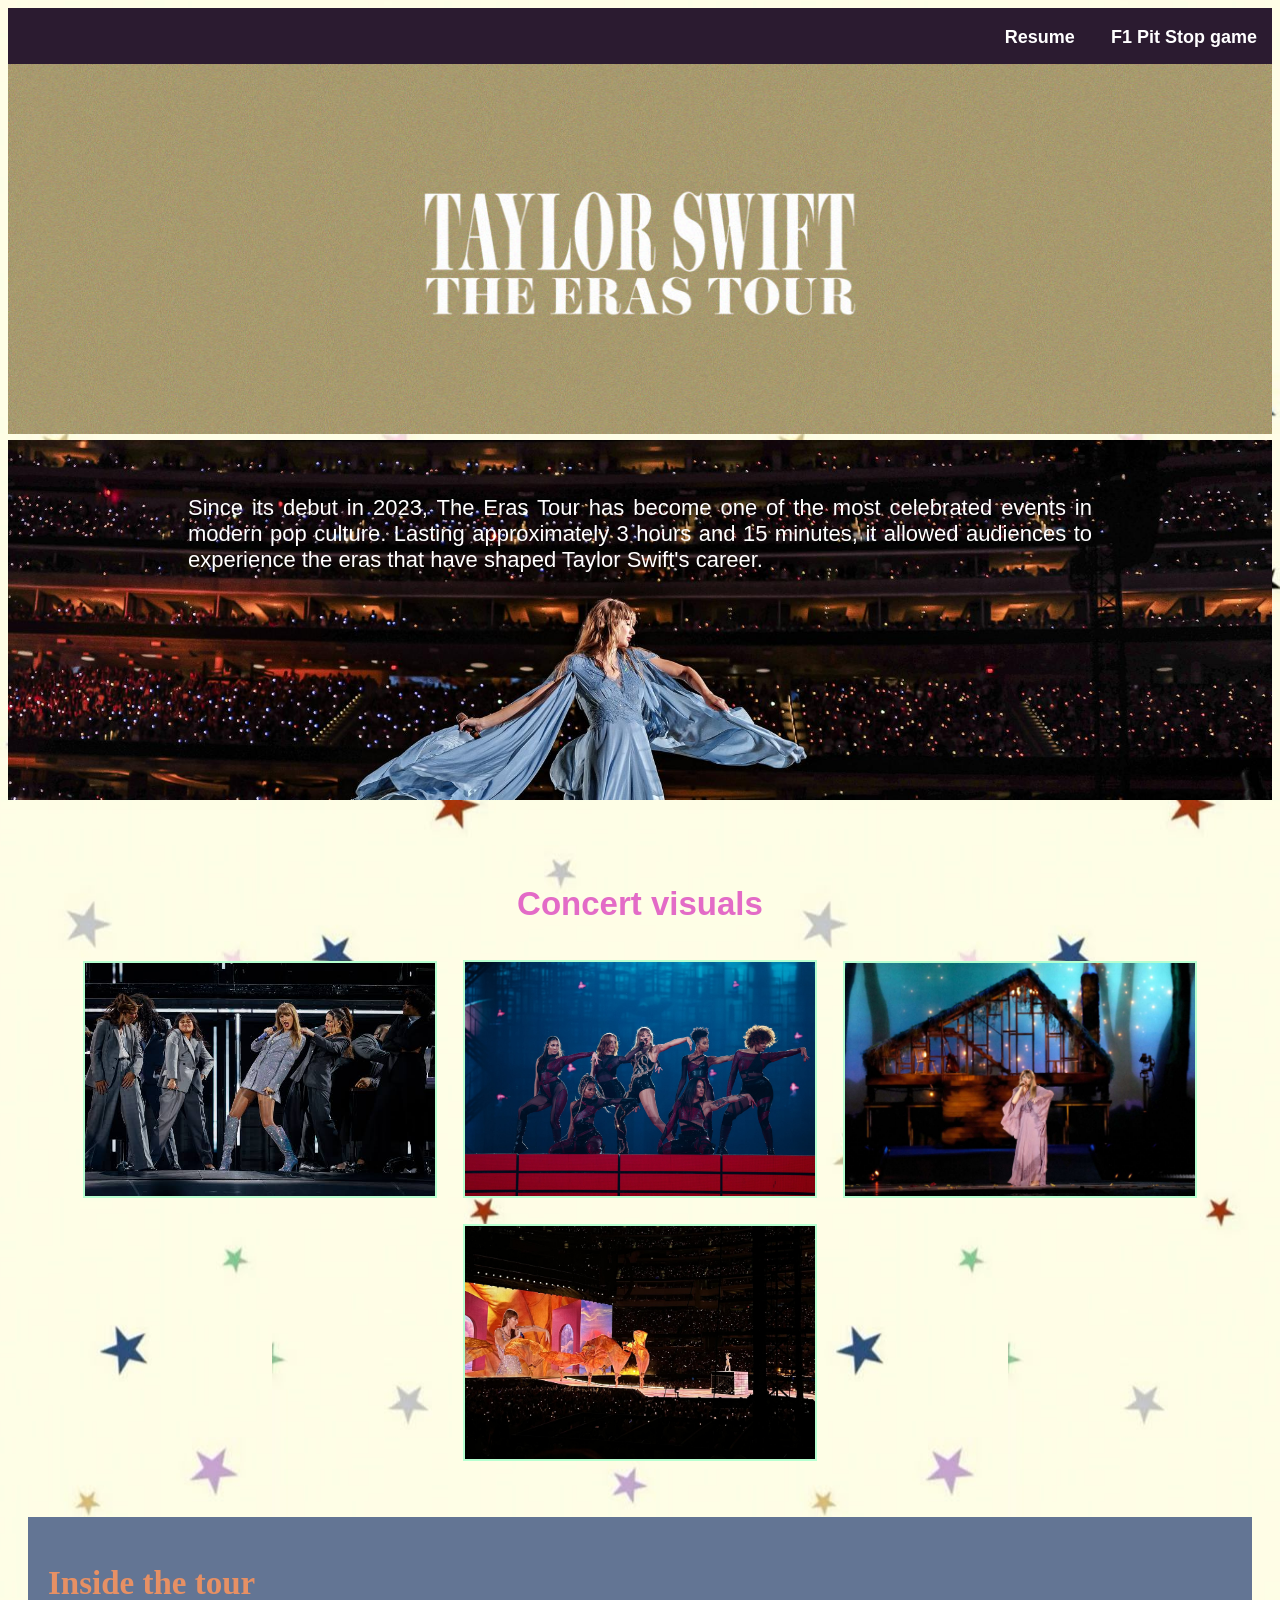
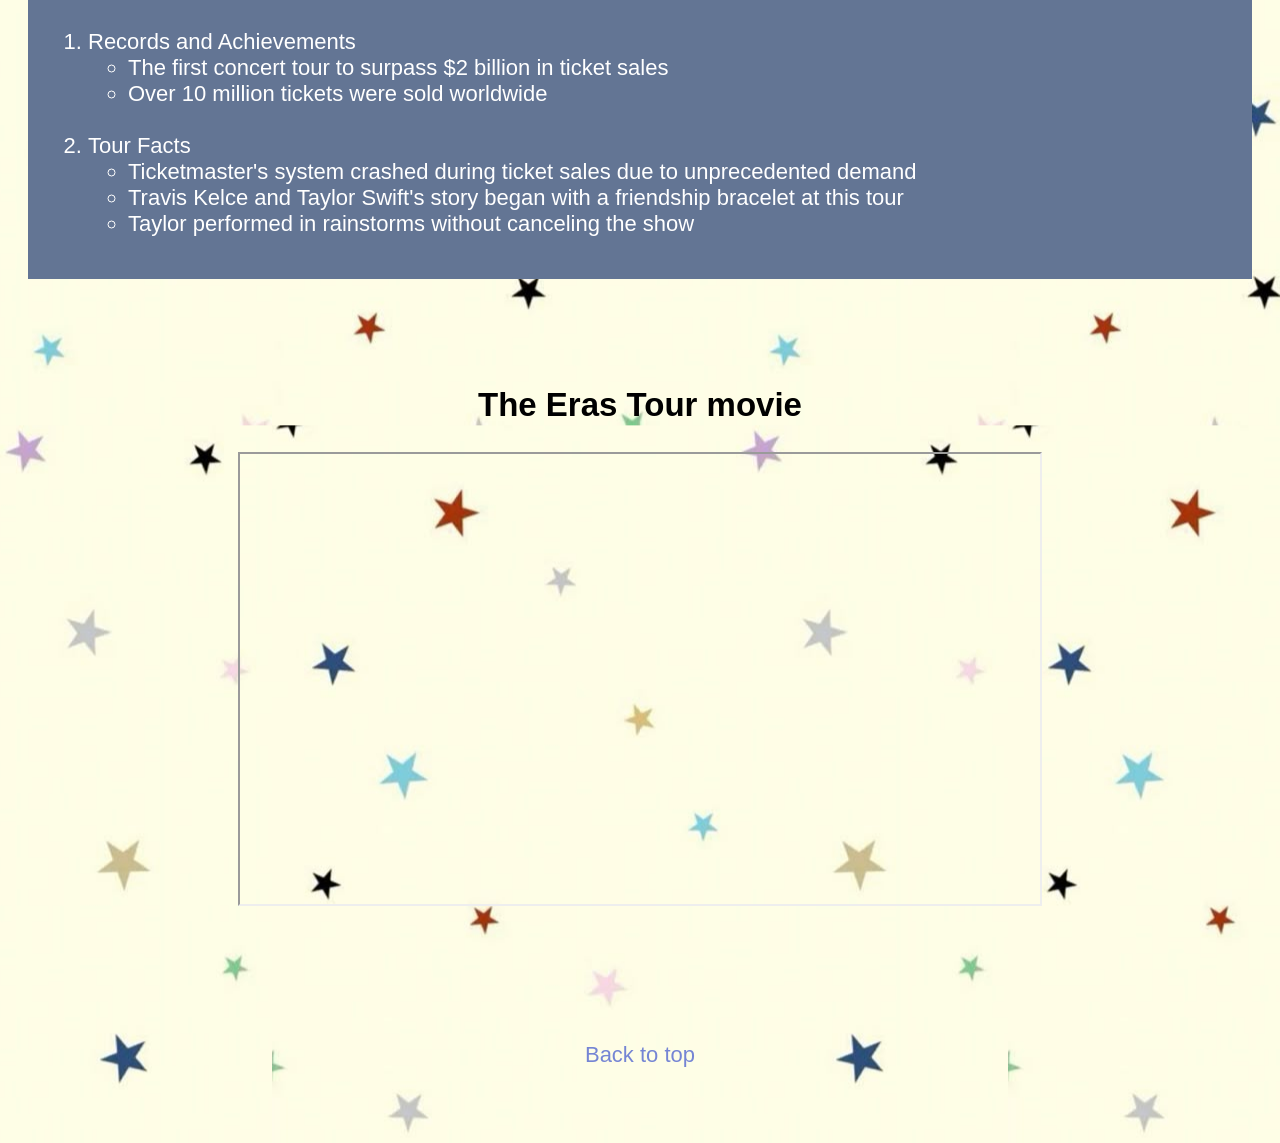
<file: index.html>
<!DOCTYPE html>
<html>
<head>
    <title>The Eras Tour</title>
    <link rel="stylesheet" href="css/scratch.css">
</head>

<body id="top">

    <div class="nav">
        <a href="html/resume.html">Resume</a> 
        <a href="html/app.html">F1 Pit Stop game</a>
    </div>

    <div class="header">
        <img src="assets/title.jpg" alt="The Eras Tour">
    </div>

    <div class="concept">
        <p class="justify">
        Since its debut in 2023, The Eras Tour has become one of the most celebrated events in modern pop culture. 
        Lasting approximately 3 hours and 15 minutes, it allowed audiences to experience the eras that have shaped Taylor Swift's career.
    </p>

    </div>

    <div class="gallery">

        <h2 class="visualsTitle">Concert visuals</h2>
        <img src="assets/Dancers.jpg" alt="Dancers" class="smallImg">
        <img src="assets/Rep.jpg" alt="Rep" class="smallImg">
        <img src="assets/House.jpg" alt="House" class="smallImg">
        <img src="assets/Open.jpg" alt="Vis" class="smallImg">
    </div>

   <div class="content">
    <h2 class="tourTitle">Inside the tour</h2>

    <ol>
        <li>Records and Achievements
            <ul>
                <li>The first concert tour to surpass $2 billion in ticket sales</li>
                <li>Over 10 million tickets were sold worldwide</li>
            </ul>
        </li>
        <br>
        <li>Tour Facts
            <ul>
                <li>Ticketmaster's system crashed during ticket sales due to unprecedented demand</li>
                <li>Travis Kelce and Taylor Swift's story began with a friendship bracelet at this tour</li>
                <li>Taylor performed in rainstorms without canceling the show</li>
            </ul>
        </li>
    </ol>

    </div>

    <div class="videoSection">
 <h2 class="movieTitle">The Eras Tour movie</h2>

    <iframe width="800" height="450"
    src="https://www.youtube.com/embed/5UBl0rLEl0w"
    allowfullscreen>
    </iframe>

</div>

    <div class="tableauSection" id="tableau">
    <div class="tableauBox">

        <div class='tableauPlaceholder' id='viz1781376276561' style='position: relative'>
    <noscript>
        <a href='#'>
            <img alt='Tour Overview!'
            src='https://public.tableau.com/static/images/Ta/TaylorSwift-TheErasTourDashboard/TourOverview/1_rss.png'
            style='border: none' />
        </a>
    </noscript>

    <object class='tableauViz' style='display:none;'>
        <param name='host_url' value='https%3A%2F%2Fpublic.tableau.com%2F' />
        <param name='embed_code_version' value='3' />
        <param name='site_root' value='' />
        <param name='name' value='TaylorSwift-TheErasTourDashboard/TourOverview' />
        <param name='tabs' value='no' />
        <param name='toolbar' value='yes' />
        <param name='static_image' value='https://public.tableau.com/static/images/Ta/TaylorSwift-TheErasTourDashboard/TourOverview/1.png' />
        <param name='animate_transition' value='yes' />
        <param name='display_static_image' value='yes' />
        <param name='display_spinner' value='yes' />
        <param name='display_overlay' value='yes' />
        <param name='display_count' value='yes' />
        <param name='language' value='es-ES' />
    </object>
</div>

<script type='text/javascript'>
    var divElement = document.getElementById('viz1781376276561');
    var vizElement = divElement.getElementsByTagName('object')[0];

    vizElement.style.width = '100%';
    vizElement.style.height = '1000px';

    var scriptElement = document.createElement('script');
    scriptElement.src = 'https://public.tableau.com/javascripts/api/viz_v1.js';

    vizElement.parentNode.insertBefore(scriptElement, vizElement);
</script>
        
    </div>

    <div class="footer">
        <a href="#top">Back to top</a>
    </div>

</body>
</html>
</file>
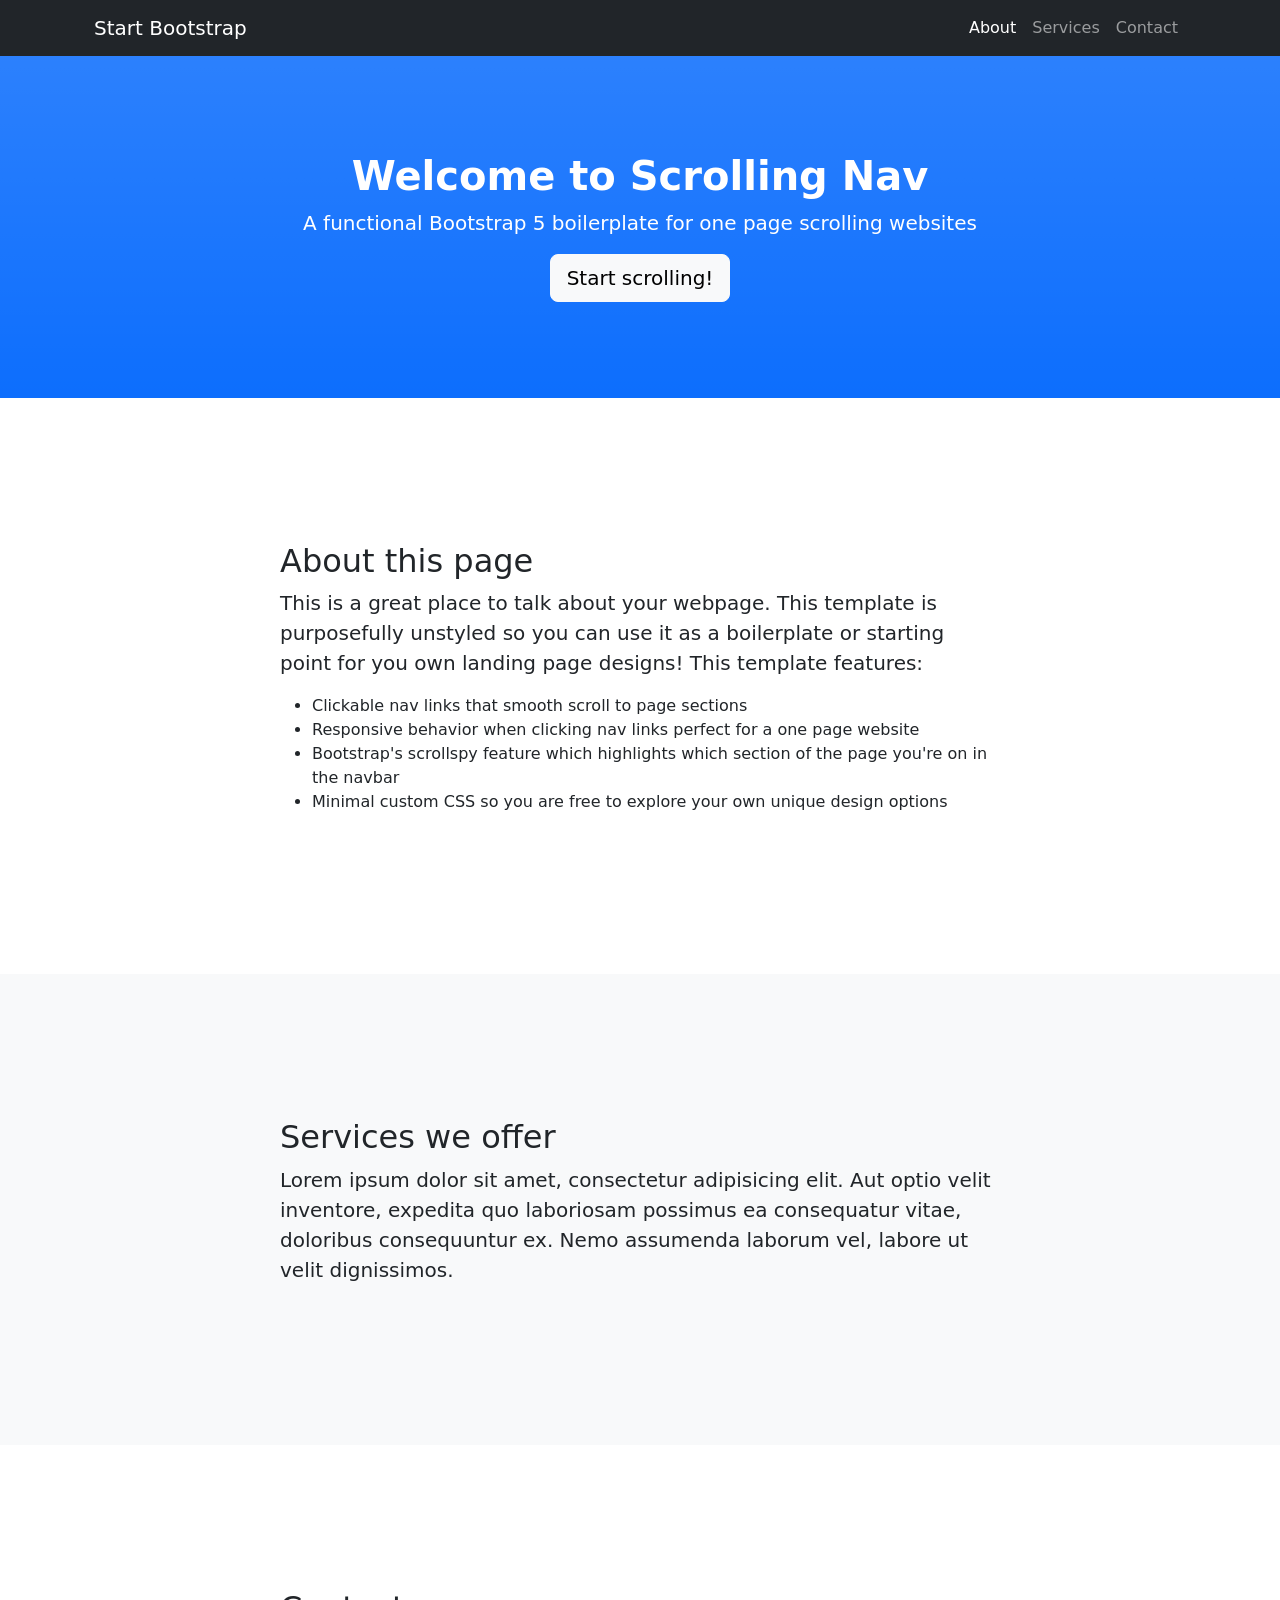
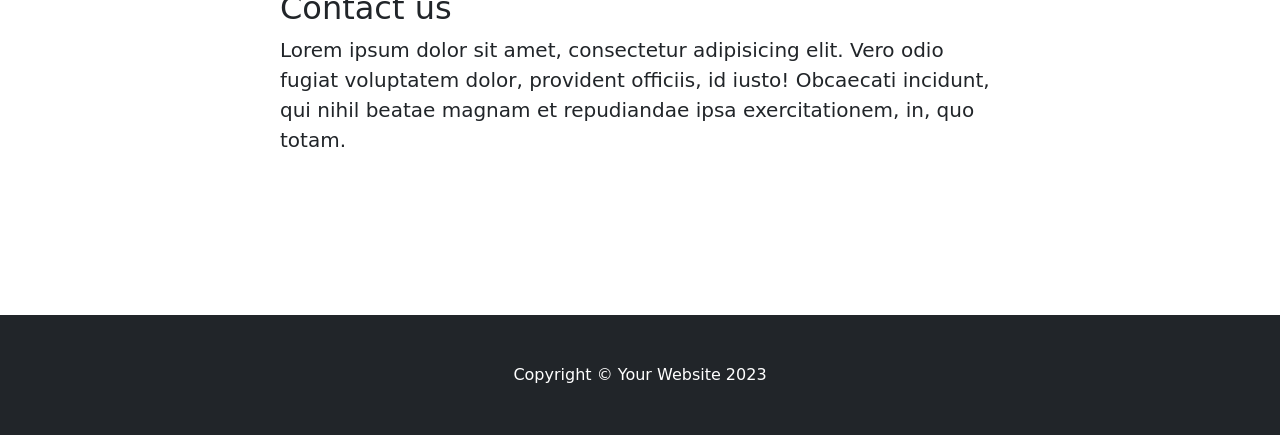
<file: startbootstrap-scrolling-nav-gh-pages/startbootstrap-scrolling-nav-gh-pages/index.html>
<!DOCTYPE html>
<html lang="en">
    <head>
        <meta charset="utf-8" />
        <meta name="viewport" content="width=device-width, initial-scale=1, shrink-to-fit=no" />
        <meta name="description" content="" />
        <meta name="author" content="" />
        <title>Scrolling Nav - Start Bootstrap Template</title>
        <link rel="icon" type="image/x-icon" href="assets/favicon.ico" />
        <!-- Core theme CSS (includes Bootstrap)-->
        <link href="css/styles.css" rel="stylesheet" />
    </head>
    <body id="page-top">
        <!-- Navigation-->
        <nav class="navbar navbar-expand-lg navbar-dark bg-dark fixed-top" id="mainNav">
            <div class="container px-4">
                <a class="navbar-brand" href="#page-top">Start Bootstrap</a>
                <button class="navbar-toggler" type="button" data-bs-toggle="collapse" data-bs-target="#navbarResponsive" aria-controls="navbarResponsive" aria-expanded="false" aria-label="Toggle navigation"><span class="navbar-toggler-icon"></span></button>
                <div class="collapse navbar-collapse" id="navbarResponsive">
                    <ul class="navbar-nav ms-auto">
                        <li class="nav-item"><a class="nav-link" href="#about">About</a></li>
                        <li class="nav-item"><a class="nav-link" href="#services">Services</a></li>
                        <li class="nav-item"><a class="nav-link" href="#contact">Contact</a></li>
                    </ul>
                </div>
            </div>
        </nav>
        <!-- Header-->
        <header class="bg-primary bg-gradient text-white">
            <div class="container px-4 text-center">
                <h1 class="fw-bolder">Welcome to Scrolling Nav</h1>
                <p class="lead">A functional Bootstrap 5 boilerplate for one page scrolling websites</p>
                <a class="btn btn-lg btn-light" href="#about">Start scrolling!</a>
            </div>
        </header>
        <!-- About section-->
        <section id="about">
            <div class="container px-4">
                <div class="row gx-4 justify-content-center">
                    <div class="col-lg-8">
                        <h2>About this page</h2>
                        <p class="lead">This is a great place to talk about your webpage. This template is purposefully unstyled so you can use it as a boilerplate or starting point for you own landing page designs! This template features:</p>
                        <ul>
                            <li>Clickable nav links that smooth scroll to page sections</li>
                            <li>Responsive behavior when clicking nav links perfect for a one page website</li>
                            <li>Bootstrap's scrollspy feature which highlights which section of the page you're on in the navbar</li>
                            <li>Minimal custom CSS so you are free to explore your own unique design options</li>
                        </ul>
                    </div>
                </div>
            </div>
        </section>
        <!-- Services section-->
        <section class="bg-light" id="services">
            <div class="container px-4">
                <div class="row gx-4 justify-content-center">
                    <div class="col-lg-8">
                        <h2>Services we offer</h2>
                        <p class="lead">Lorem ipsum dolor sit amet, consectetur adipisicing elit. Aut optio velit inventore, expedita quo laboriosam possimus ea consequatur vitae, doloribus consequuntur ex. Nemo assumenda laborum vel, labore ut velit dignissimos.</p>
                    </div>
                </div>
            </div>
        </section>
        <!-- Contact section-->
        <section id="contact">
            <div class="container px-4">
                <div class="row gx-4 justify-content-center">
                    <div class="col-lg-8">
                        <h2>Contact us</h2>
                        <p class="lead">Lorem ipsum dolor sit amet, consectetur adipisicing elit. Vero odio fugiat voluptatem dolor, provident officiis, id iusto! Obcaecati incidunt, qui nihil beatae magnam et repudiandae ipsa exercitationem, in, quo totam.</p>
                    </div>
                </div>
            </div>
        </section>
        <!-- Footer-->
        <footer class="py-5 bg-dark">
            <div class="container px-4"><p class="m-0 text-center text-white">Copyright &copy; Your Website 2023</p></div>
        </footer>
        <!-- Bootstrap core JS-->
        <script src="https://cdn.jsdelivr.net/npm/bootstrap@5.2.3/dist/js/bootstrap.bundle.min.js"></script>
        <!-- Core theme JS-->
        <script src="js/scripts.js"></script>
    </body>
</html>
</file>
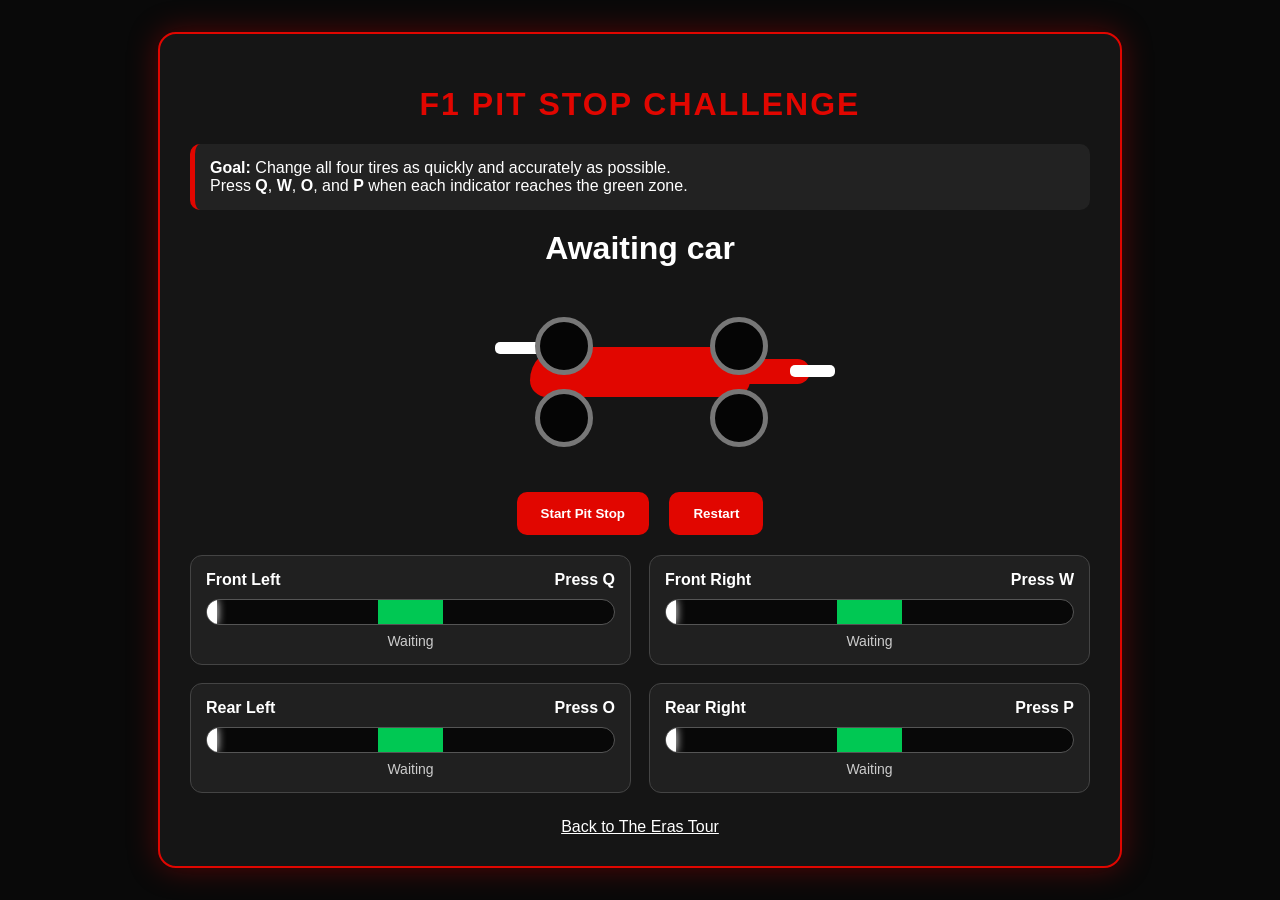
<file: html/app.html>
<!DOCTYPE html>
<html lang="en">
<head>
    <meta charset="UTF-8">
    <meta name="viewport" content="width=device-width, initial-scale=1.0">
    <title>F1 Pit Stop Challenge</title>

    <style>
        body {
            margin: 0;
            min-height: 100vh;
            background: #090909;
            color: white;
            font-family: Arial, sans-serif;
            display: flex;
            justify-content: center;
            align-items: center;
        }

        .gameCard {
            width: 90%;
            max-width: 900px;
            background: #151515;
            border: 2px solid #e10600;
            border-radius: 18px;
            padding: 30px;
            box-shadow: 0 0 30px rgba(225, 6, 0, 0.35);
            text-align: center;
        }

        h1 {
            color: #e10600;
            letter-spacing: 2px;
        }

        .instructions {
            background: #222;
            border-left: 5px solid #e10600;
            padding: 15px;
            margin: 20px 0;
            text-align: left;
            border-radius: 10px;
        }

        .car {
            position: relative;
            width: 360px;
            height: 150px;
            margin: 30px auto;
        }

        .carBody {
            position: absolute;
            top: 50px;
            left: 70px;
            width: 220px;
            height: 50px;
            background: #e10600;
            border-radius: 40px 40px 20px 20px;
        }

        .carNose {
            position: absolute;
            top: 62px;
            left: 280px;
            width: 70px;
            height: 25px;
            background: #e10600;
            border-radius: 0 30px 30px 0;
        }

        .wing {
            position: absolute;
            background: white;
            height: 12px;
            border-radius: 5px;
        }

        .frontWing {
            top: 68px;
            left: 330px;
            width: 45px;
        }

        .rearWing {
            top: 45px;
            left: 35px;
            width: 55px;
        }

        .tire {
            position: absolute;
            width: 48px;
            height: 48px;
            background: #050505;
            border: 5px solid #777;
            border-radius: 50%;
        }

        .frontLeft { top: 20px; left: 250px; }
        .frontRight { top: 92px; left: 250px; }
        .rearLeft { top: 20px; left: 75px; }
        .rearRight { top: 92px; left: 75px; }

        .pitGrid {
            display: grid;
            grid-template-columns: 1fr 1fr;
            gap: 18px;
            margin-top: 20px;
        }

        .module {
            background: #202020;
            padding: 15px;
            border-radius: 12px;
            border: 1px solid #444;
        }

        .moduleHeader {
            display: flex;
            justify-content: space-between;
            margin-bottom: 10px;
            font-weight: bold;
        }

        .bar {
            position: relative;
            height: 24px;
            background: #080808;
            border-radius: 20px;
            overflow: hidden;
            border: 1px solid #555;
        }

        .greenZone {
            position: absolute;
            left: 42%;
            width: 16%;
            height: 100%;
            background: #00c853;
        }

        .indicator {
            position: absolute;
            left: 0%;
            width: 10px;
            height: 100%;
            background: white;
            box-shadow: 0 0 10px white;
        }

        .status {
            margin-top: 8px;
            font-size: 14px;
            color: #ccc;
        }

        button {
            background: #e10600;
            color: white;
            border: none;
            padding: 14px 24px;
            border-radius: 10px;
            font-weight: bold;
            cursor: pointer;
            margin: 15px 8px 0;
        }

        button:hover {
            background: #ff2a23;
            transform: scale(1.04);
        }

        a {
            display: block;
            margin-top: 25px;
            color: white;
        }

        @media (max-width: 700px) {
            .pitGrid {
                grid-template-columns: 1fr;
            }

            .car {
                transform: scale(0.85);
            }
        }
        .tireChanged {
        border-color: #00c853;
        box-shadow: 0 0 18px #00c853;
        }

        .tireMissed {
        border-color: #e10600;
        box-shadow: 0 0 18px #e10600;
        }
    </style>
</head>

<body>

    <div class="gameCard">
         <h1>F1 PIT STOP CHALLENGE</h1>

    <div class="instructions">
        <strong>Goal:</strong> Change all four tires as quickly and accurately as possible.<br>
        Press <strong>Q</strong>, <strong>W</strong>, <strong>O</strong>, and <strong>P</strong>
        when each indicator reaches the green zone.
    </div>

        <div id="countdown" style="
            font-size:32px;
            font-weight:bold;
            color:white;
            margin:20px 0;
            text-align:center;
    ">
            Awaiting car
        </div>
        <div class="car">
            <div class="rearWing wing"></div>
            <div class="carBody"></div>
            <div class="carNose"></div>
            <div class="frontWing wing"></div>

            <div class="tire frontLeft" id="tire0"></div>
            <div class="tire frontRight" id="tire1"></div>
            <div class="tire rearLeft" id="tire2"></div>
            <div class="tire rearRight" id="tire3"></div>
        </div>

         <button onclick="startCountdown()">Start Pit Stop</button>
         <button onclick="window.location.reload()">Restart</button>

        <div class="pitGrid">
            <div class="module">
                <div class="moduleHeader">
                    <span>Front Left</span>
                    <span>Press Q</span>
                </div>
                <div class="bar">
                    <div class="greenZone"></div>
                    <div class="indicator"></div>
                </div>
                <div class="status">Waiting</div>
            </div>

            <div class="module">
                <div class="moduleHeader">
                    <span>Front Right</span>
                    <span>Press W</span>
                </div>
                <div class="bar">
                    <div class="greenZone"></div>
                    <div class="indicator"></div>
                </div>
                <div class="status">Waiting</div>
            </div>

            <div class="module">
                <div class="moduleHeader">
                    <span>Rear Left</span>
                    <span>Press O</span>
                </div>
                <div class="bar">
                    <div class="greenZone"></div>
                    <div class="indicator"></div>
                </div>
                <div class="status">Waiting</div>
            </div>

            <div class="module">
                <div class="moduleHeader">
                    <span>Rear Right</span>
                    <span>Press P</span>
                </div>
                <div class="bar">
                    <div class="greenZone"></div>
                    <div class="indicator"></div>
                </div>
                <div class="status">Waiting</div>
            </div>
        </div>

        <a href="../index.html">Back to The Eras Tour</a>
    </div>
   <script>
    let gameActive = false;
    let completedTires = 0;
    let animation;

    const tires = {
        q: { id: 0, position: 0, direction: 1, speed: 1.6, done: false },
        w: { id: 1, position: 0, direction: 1, speed: 1.3, done: false },
        o: { id: 2, position: 0, direction: 1, speed: 1.8, done: false },
        p: { id: 3, position: 0, direction: 1, speed: 1.5, done: false }
    };

    function startCountdown() {
        let count = 3;
        document.getElementById("countdown").textContent = count;

        const countdownInterval = setInterval(() => {
            count--;

            if (count > 0) {
                document.getElementById("countdown").textContent = count;
            } else if (count === 0) {
                document.getElementById("countdown").textContent = "GO!";
            } else {
                clearInterval(countdownInterval);
                document.getElementById("countdown").textContent = "PIT STOP IN PROGRESS";
                startGame();
            }
        }, 1000);
    }

    function startGame() {
        gameActive = true;
        moveBars();
    }

    function moveBars() {
        const indicators = document.querySelectorAll(".indicator");

        for (let key in tires) {
            let tire = tires[key];

            if (!tire.done) {
                tire.position += tire.speed * tire.direction;

                if (tire.position >= 98) {
                    tire.position = 98;
                    tire.direction = -1;
                }

                if (tire.position <= 0) {
                    tire.position = 0;
                    tire.direction = 1;
                }

                indicators[tire.id].style.left = tire.position + "%";
            }
        }

        if (gameActive) {
            animation = requestAnimationFrame(moveBars);
        }
    }

    document.addEventListener("keydown", function(event) {
        const keyPressed = event.key.toLowerCase();

        if (!gameActive || !tires[keyPressed]) {
            return;
        }

        checkTire(keyPressed);
    });

    function checkTire(keyPressed) {
        let tire = tires[keyPressed];

        if (tire.done) {
            return;
        }

        let position = tire.position;
        let statusText = "";
        let tireElement = document.getElementById("tire" + tire.id);

        if (position >= 42 && position <= 58) {
            statusText = "Changed";
            tireElement.classList.add("tireChanged");
        } else {
            statusText = "Missed";
            tireElement.classList.add("tireMissed");
        }

        completedTires++;
        tire.done = true;

        const statuses = document.querySelectorAll(".status");
        statuses[tire.id].textContent = statusText;

        if (completedTires === 4) {
            endGame();
        }
    }

    function endGame() {
    gameActive = false;
    cancelAnimationFrame(animation);

    let perfectCount = 0;
    let goodCount = 0;
    let missedCount = 0;

    const statuses = document.querySelectorAll(".status");

    statuses.forEach(status => {
        if (status.textContent === "Changed") {
            perfectCount++;
        } else {
            missedCount++;
        }
    });

    let score = (perfectCount * 100) + (missedCount * 25);

    let rating = "";

    if (score === 400) {
        rating = "🏆 Record Pit Stop";
    } else if (score >= 300) {
        rating = "🥈 Race Winning Pit Stop";
    } else if (score >= 200) {
        rating = "🏁 Solid Pit Stop";
    } else {
        rating = "🔧 Needs More Practice";
    }

    document.getElementById("countdown").innerHTML =
        `
        PIT STOP COMPLETE<br><br>
        Final Score: ${score} / 400<br><br>
        ${rating}
        `;
}
</script>

</body>
</html>
</file>
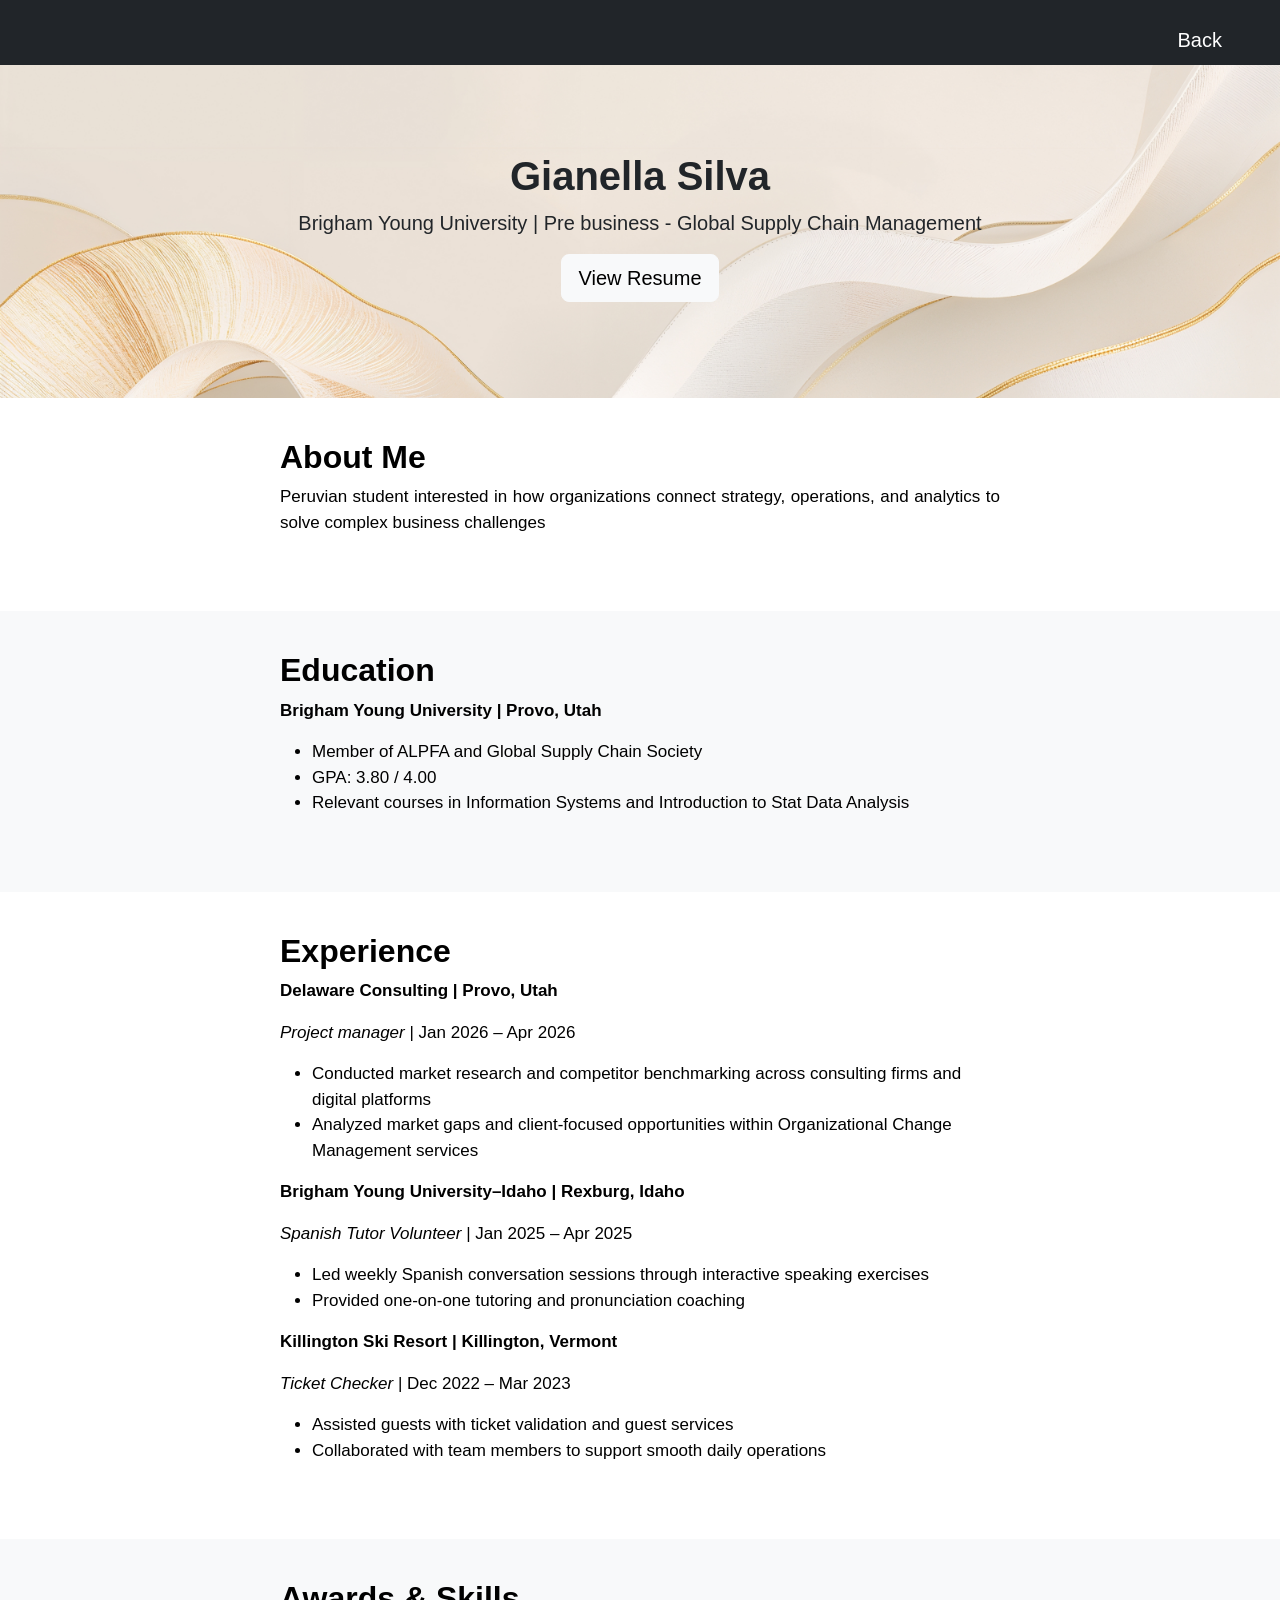
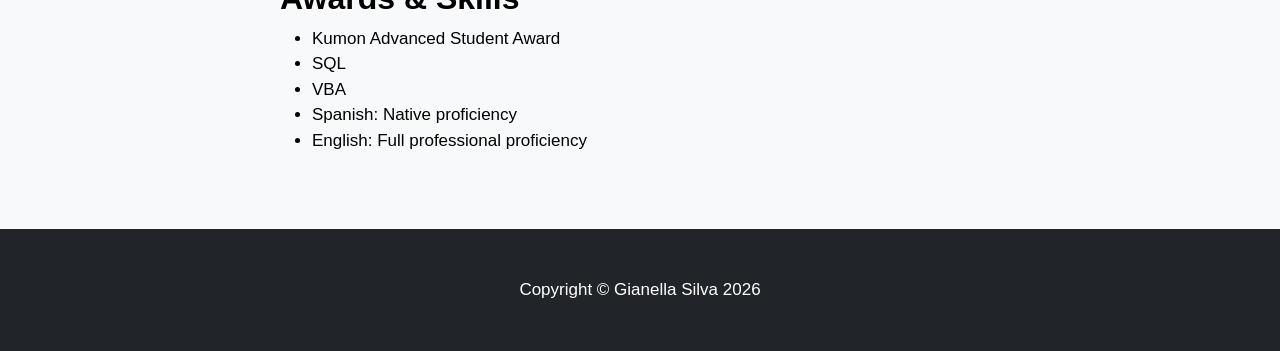
<file: html/resume.html>
<!DOCTYPE html>
<html lang="en">

<head>
    <meta charset="UTF-8">
    <title>Gianella Silva</title>

    <link href="../startbootstrap-scrolling-nav-gh-pages/startbootstrap-scrolling-nav-gh-pages/css/styles.css" rel="stylesheet">
    <link href="../css/resume.css" rel="stylesheet">
</head>

<body id="page-top">

    <nav class="navbar navbar-expand-lg navbar-dark bg-dark fixed-top navbarCustom">
        <div class="container-fluid">
            <a class="navbar-brand"></a>

        <a class="navbar-brand ms-auto" href="../index.html">
            Back
        </a>

        </div>
    </nav>

    <header class="resume-header homebg text-dark">
        <div class="container text-center">
            <h1 class="fw-bolder">Gianella Silva</h1>

            <p class="lead">
                Brigham Young University | Pre business - Global Supply Chain Management 
            </p>

            <a class="btn btn-light btn-lg" href="#about">View Resume</a>
        
        </div>
    </header>

    <section id="about">
    <div class="container px-4">
        <div class="row justify-content-center">
            <div class="col-lg-8">

                <h2 class="resumeListHeading">About Me</h2>

                <p class="aboutText justify">
                    Peruvian student interested in how organizations connect strategy, operations, and analytics to solve complex business challenges
                </p>

            </div>
        </div>
    </div>
</section>

    <section class="bg-light" id="education">
    <div class="container px-4">
        <div class="row justify-content-center">
            <div class="col-lg-8">

                <h2 class="resumeListHeading">Education</h2>

                <p>
                    <span class="bold">
                        Brigham Young University | Provo, Utah
                    </span>
                </p>
                

                <ul>
                    <li>Member of ALPFA and Global Supply Chain Society</li>
                    <li>GPA: 3.80 / 4.00</li>
                    <li>Relevant courses in Information Systems and Introduction to Stat Data Analysis</li>
                </ul>

            </div>
        </div>
    </div>
</section>

   <section id="experience">
    <div class="container px-4">
        <div class="row justify-content-center">
            <div class="col-lg-8">

                <h2 class="resumeListHeading">Experience</h2>

                <p><span class="bold">Delaware Consulting | Provo, Utah</span></p>
                <p><span class="jobTitle">Project manager</span> | <span class="jobDate"> Jan 2026 – Apr 2026</span></p>

                <ul>
                    <li>Conducted market research and competitor benchmarking across consulting firms and digital platforms</li>
                    <li>Analyzed market gaps and client-focused opportunities within Organizational Change Management services</li>
                </ul>

                <p><span class="bold">Brigham Young University–Idaho | Rexburg, Idaho</span></p>
                <p><span class="jobTitle">Spanish Tutor Volunteer</span> | <span class="jobDate">Jan 2025 – Apr 2025 </span></p>

                <ul>
                    <li>Led weekly Spanish conversation sessions through interactive speaking exercises</li>
                    <li>Provided one-on-one tutoring and pronunciation coaching</li>
                </ul>

                <p><span class="bold">Killington Ski Resort | Killington, Vermont</span></p>
                <p><span class="jobTitle">Ticket Checker</span> | <span class="jobDate"> Dec 2022 – Mar 2023 </span></p>

                <ul>
                    <li>Assisted guests with ticket validation and guest services</li>
                    <li>Collaborated with team members to support smooth daily operations</li>
                </ul>

            </div>
        </div>
    </div>
</section>

    <section class="bg-light" id="skills">
    <div class="container px-4">
        <div class="row justify-content-center">
            <div class="col-lg-8">

                <h2 class="resumeListHeading">Awards & Skills</h2>

                <ul>
                    <li>Kumon Advanced Student Award</li>
                    <li>SQL</li>
                    <li>VBA</li>
                    <li>Spanish: Native proficiency</li>
                    <li>English: Full professional proficiency</li>
                </ul>

            </div>
        </div>
    </div>
</section>

    <footer class="py-5 bg-dark">
    <div class="container">
        <p class="text-center text-white m-0">
            Copyright © Gianella Silva 2026
        </p>
    </div>
</footer>

</body>
</html>
</file>
<file: css/scratch.css>
body {
    background-image: url("../assets/Wall.jpg");
    background-position: center;
    font-family: "Merriweather Sans", sans-serif;
    color: white;
    font-size: 22px;
}

.nav {
    background-color: #2b1b30;
    text-align: right;
    padding: 15px;
}

.nav a {
    color: white;
    text-decoration: none;
    font-weight: bold;
    margin-left: 30px;
    font-family: arial, sans-serif;
    font-size: 18px;
}

.header Img {
    width: 100%;
    height: 370px;
}

.visualsTitle {
    color: #e36bc7;
    font-family: Franklin Gothic Medium, sans-serif;
}

.tourTitle {
    color: #e79064;
    font-family: Goudy Old Style, serif;
    }

.movieTitle {
    color: black;
    font-family: Arial Narrow, sans-serif;
    }

.content {
    background-color: #637594;
    margin: 20px;
    padding: 20px;
    margin-top: 40px;
}

.gallery {
    text-align: center;
    margin-top: 85px;
}

.videoSection {
    margin: 30px;
    padding: 50px;
    text-align: center;
}
.tableauSection {
    margin: 25px;
    padding: 25px;
    text-align: center;
}

.footer {
    text-align: center;
    padding: 25px;
}

a {
    color: #7585d4;
    text-decoration: none;
}

.bold {
    font-weight: bold;
}

.justify {
    text-align: justify;
}

.smallImg {
    width: 350px;
    margin: 10px;
    border: 2px solid #b6ffd0;
}
.tableauBox {
    padding-left: 55px;
}

.concept{
    background-image: url("../assets/Move.jpg");
    background-position: center;
    background-repeat: no-repeat;
    background-size: cover;
    padding: 180px;
}
.concept p {
    color: white;
    margin-top: -125px;
}
</file>
<file: css/resume.css>
body {
    font-family: Arial, Helvetica, sans-serif;
    font-size: 17px;
    color: black;
}
.aboutText {
    font-size: 17px;
}
li {
    font-size: 17px;
    font-weight: normal;
}

.jobTitle {
    font-style: italic;
    font-size: 17px;
}
.jobDate {
    font-size: 17px;
}

.resumeListHeading {
    font-weight: bold;
    font-style: normal;
}

.underline {
    text-decoration: underline;
}

.bold {
    font-weight: bold;
}

.justify {
    text-align: justify;
}

a {
    text-decoration: none;
}

a:hover {
    text-decoration: underline;
}
.homebg {
    background-image: url("../assets/Background - resume.jpg");
    background-size: cover;
    background-position: center;
    background-repeat: no-repeat;
}
section {
    padding-top: 40px;
    padding-bottom: 60px;
}
.navbarCustom {
    padding-top: 20px;
    padding-bottom: 5px;
}
.navbar-brand {
    padding-right: 30px;
}
</file>
